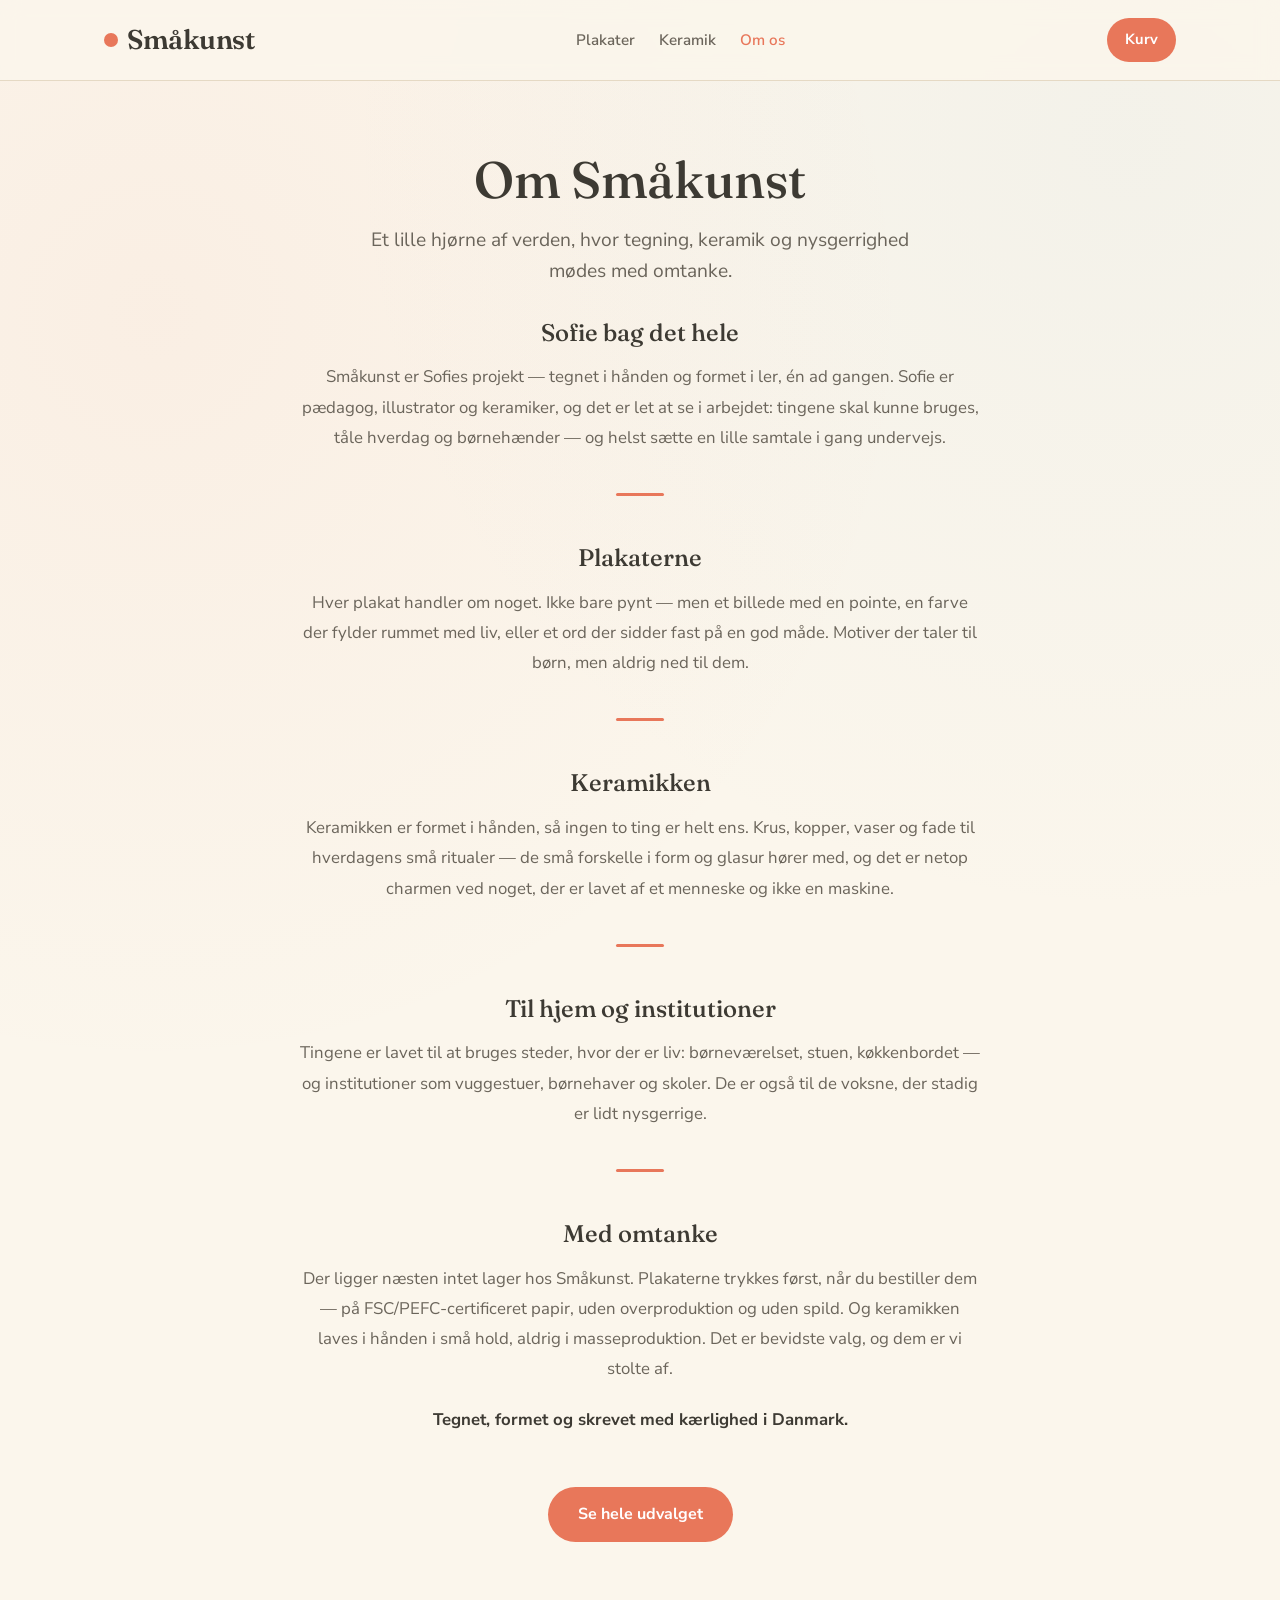
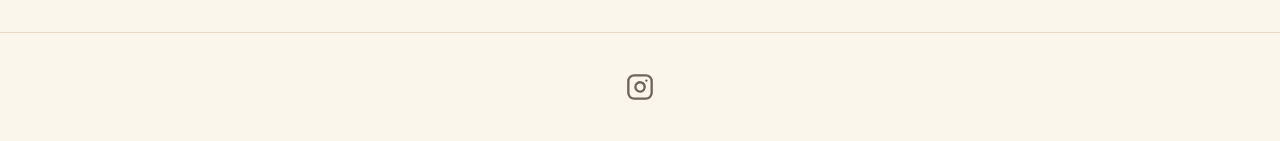
<file: about.html>
<!DOCTYPE html>
<html lang="da">
<head>
<meta charset="UTF-8">
<meta name="viewport" content="width=device-width, initial-scale=1.0">
<title>Om Småkunst — plakater og keramik fra Sofie</title>
<meta name="description" content="Historien bag Småkunst — Sofies farverige, illustrerede plakater og håndlavede keramik. Tegnet og formet med omtanke i Danmark.">

<meta property="og:title" content="Om Småkunst">
<meta property="og:description" content="Plakater og keramik, tegnet og formet med kærlighed i Danmark. Historien bag Sofies lille webshop.">
<meta property="og:type" content="website">
<meta property="og:locale" content="da_DK">

<link rel="icon" href="favicon.svg" type="image/svg+xml">
<link rel="preconnect" href="https://fonts.googleapis.com">
<link rel="preconnect" href="https://fonts.gstatic.com" crossorigin>
<link href="https://fonts.googleapis.com/css2?family=Fraunces:ital,opsz,wght@0,9..144,400;0,9..144,500;0,9..144,600;1,9..144,500&family=Nunito+Sans:wght@400;600;700&display=swap" rel="stylesheet">
<link rel="stylesheet" href="style.css">
</head>
<body>

<header class="site">
  <div class="site-inner">
    <a class="logo" href="index.html"><span class="dot"></span>Småkunst</a>
    <nav class="site-nav">
      <a href="plakater.html">Plakater</a>
      <a href="keramik.html">Keramik</a>
      <a href="about.html" class="active">Om os</a>
    </nav>
    <a class="cart-link" href="plakater.html#cart">
      Kurv <span class="badge" id="cartBadge" style="display:none;">0</span>
    </a>
  </div>
</header>

<main class="wrap">
  <section class="about-hero reveal">
    <h1>Om Småkunst</h1>
    <p class="lead">Et lille hjørne af verden, hvor tegning, keramik og nysgerrighed mødes med omtanke.</p>
  </section>

  <article class="prose reveal">
    <h2>Sofie bag det hele</h2>
    <p>
      Småkunst er Sofies projekt — tegnet i hånden og formet i ler, én ad gangen.
      Sofie er pædagog, illustrator og keramiker, og det er let at se i arbejdet:
      tingene skal kunne bruges, tåle hverdag og børnehænder — og helst sætte en lille
      samtale i gang undervejs.
    </p>

    <div class="divider"></div>

    <h2>Plakaterne</h2>
    <p>
      Hver plakat handler om noget. Ikke bare pynt — men et billede med en pointe,
      en farve der fylder rummet med liv, eller et ord der sidder fast på en god måde.
      Motiver der taler til børn, men aldrig ned til dem.
    </p>

    <div class="divider"></div>

    <h2>Keramikken</h2>
    <p>
      Keramikken er formet i hånden, så ingen to ting er helt ens. Krus, kopper, vaser
      og fade til hverdagens små ritualer — de små forskelle i form og glasur hører med,
      og det er netop charmen ved noget, der er lavet af et menneske og ikke en maskine.
    </p>

    <div class="divider"></div>

    <h2>Til hjem og institutioner</h2>
    <p>
      Tingene er lavet til at bruges steder, hvor der er liv: børneværelset, stuen,
      køkkenbordet — og institutioner som vuggestuer, børnehaver og skoler.
      De er også til de voksne, der stadig er lidt nysgerrige.
    </p>

    <div class="divider"></div>

    <h2>Med omtanke</h2>
    <p>
      Der ligger næsten intet lager hos Småkunst. Plakaterne trykkes først, når du
      bestiller dem — på FSC/PEFC-certificeret papir, uden overproduktion og uden spild.
      Og keramikken laves i hånden i små hold, aldrig i masseproduktion.
      Det er bevidste valg, og dem er vi stolte af.
    </p>
    <p>
      <strong>Tegnet, formet og skrevet med kærlighed i Danmark.</strong>
    </p>

    <a class="about-cta" href="index.html">Se hele udvalget</a>
  </article>
</main>

<footer class="site">
  <div class="wrap foot-inner">
    <a class="insta-link" href="https://www.instagram.com/sofies_smaakunst/" target="_blank" rel="noopener" aria-label="Småkunst på Instagram">
      <svg viewBox="0 0 24 24" fill="none" stroke="currentColor" stroke-width="2" stroke-linecap="round" stroke-linejoin="round" aria-hidden="true">
        <rect x="2" y="2" width="20" height="20" rx="5" ry="5"></rect>
        <path d="M16 11.37A4 4 0 1 1 12.63 8 4 4 0 0 1 16 11.37z"></path>
        <line x1="17.5" y1="6.5" x2="17.51" y2="6.5"></line>
      </svg>
    </a>
  </div>
</footer>

<script>
(function() {
  try {
    const cart = JSON.parse(localStorage.getItem('smaakunst_cart')) || {};
    const count = Object.values(cart).reduce((n, l) => n + l.qty, 0);
    const badge = document.getElementById('cartBadge');
    if (count > 0 && badge) { badge.textContent = count; badge.style.display = 'inline-flex'; }
  } catch(e) {}
})();
</script>
</body>
</html>
</file>
<file: style.css>
:root {
  --cream:      #FBF6EC;
  --cream-deep: #F4EAD7;
  --ink:        #3D3A33;
  --ink-soft:   #6B655B;
  --coral:      #E8775A;
  --coral-deep: #D85F43;
  --leaf:       #7C9A6E;
  --sky:        #8FB8C9;
  --line:       #E5D9C4;
  --radius:     18px;
  --shadow:     0 2px 8px rgba(61, 58, 51, 0.04), 0 14px 40px rgba(61, 58, 51, 0.06);
  --shadow-lift:0 4px 12px rgba(61, 58, 51, 0.05), 0 24px 56px rgba(61, 58, 51, 0.11);
}

* { box-sizing: border-box; margin: 0; padding: 0; }

body {
  font-family: 'Nunito Sans', system-ui, sans-serif;
  background: var(--cream);
  color: var(--ink);
  line-height: 1.6;
  -webkit-font-smoothing: antialiased;
  background-image:
    radial-gradient(circle at 12% 18%, rgba(232,119,90,0.06), transparent 42%),
    radial-gradient(circle at 88% 8%, rgba(143,184,201,0.07), transparent 40%);
  min-height: 100vh;
}

h1, h2, h3 { font-family: 'Fraunces', Georgia, serif; font-weight: 500; line-height: 1.15; }
a { color: inherit; text-decoration: none; }
.wrap { max-width: 1120px; margin: 0 auto; padding: 0 24px; }

/* Header */
header.site {
  position: sticky; top: 0; z-index: 50;
  background: rgba(251, 246, 236, 0.86);
  backdrop-filter: blur(10px);
  border-bottom: 1px solid var(--line);
}
.site-inner {
  display: flex; align-items: center; justify-content: space-between;
  padding: 18px 24px; max-width: 1120px; margin: 0 auto;
}
.logo { font-family: 'Fraunces', serif; font-size: 1.7rem; font-weight: 600;
        letter-spacing: -0.5px; display: flex; align-items: center; gap: 9px; cursor: pointer; }
.logo .dot { width: 14px; height: 14px; border-radius: 50%; background: var(--coral); display: inline-block; }
.site-nav { display: flex; align-items: center; gap: 24px; }
.site-nav a { font-weight: 600; font-size: 0.95rem; color: var(--ink-soft); transition: color .15s ease; }
.site-nav a:hover, .site-nav a.active { color: var(--coral); }
.cart-link {
  display: inline-flex; align-items: center; gap: 8px; background: var(--coral); color: #fff;
  padding: 10px 18px; border-radius: 100px; font-weight: 700; font-size: 0.92rem;
  transition: transform .15s ease, background .15s ease; border: none; cursor: pointer;
  font-family: inherit;
}
.cart-link:hover { background: var(--coral-deep); transform: translateY(-1px); }
.cart-link .badge {
  background: #fff; color: var(--coral-deep); border-radius: 100px; min-width: 22px; height: 22px;
  display: inline-flex; align-items: center; justify-content: center; font-size: 0.78rem; padding: 0 6px;
}

/* Hero */
.hero { padding: 70px 0 40px; text-align: center; }
.hero h1 { font-size: clamp(2.4rem, 5vw, 3.6rem); margin-bottom: 18px; }
.hero h1 em { font-style: italic; color: var(--coral); }
.hero p { max-width: 540px; margin: 0 auto; color: var(--ink-soft); font-size: 1.1rem; }
.hero .tag { display: inline-block; font-size: 0.82rem; font-weight: 700; letter-spacing: 1.5px;
             text-transform: uppercase; color: var(--leaf); margin-bottom: 18px; }

/* Grid */
.grid { display: grid; grid-template-columns: repeat(auto-fill, minmax(250px, 1fr));
        gap: 30px; padding: 30px 0 90px; }
.card { background: #fff; border-radius: 4px; overflow: hidden; box-shadow: var(--shadow);
        transition: transform .2s ease, box-shadow .2s ease; display: flex; flex-direction: column;
        cursor: pointer; text-align: left; border: none; font-family: inherit; padding: 0; }
.card:hover { transform: translateY(-5px); box-shadow: var(--shadow-lift); }
.card .thumb { aspect-ratio: 50/70; background: var(--cream-deep); display: flex; align-items: center;
               justify-content: center; overflow: hidden; }
.card .thumb img { width: 100%; height: 100%; object-fit: cover; }
.card .thumb .ph { color: var(--ink-soft); font-size: 0.85rem; }
.card .body { padding: 20px 22px 24px; flex: 1; display: flex; flex-direction: column; }
.card .body h3 { font-size: 1.25rem; margin-bottom: 6px; color: var(--ink); }
.card .body .price { color: var(--coral-deep); font-weight: 700; margin-top: auto; }
.card .body .price small { color: var(--ink-soft); font-weight: 600; }

/* Detail */
.detail { display: grid; grid-template-columns: 1fr 1fr; gap: 56px; padding: 16px 0 90px; align-items: start; }
.detail .imgcol { background: #fff; border-radius: 4px; overflow: hidden; box-shadow: var(--shadow);
                  aspect-ratio: 50/70; display: flex; align-items: center; justify-content: center; }
.detail .imgcol img { width: 100%; height: 100%; object-fit: cover; }
.detail .imgcol.zoomable { cursor: zoom-in; }
.detail .imgcol .ph { color: var(--ink-soft); }

/* Lightbox */
.lightbox { position: fixed; inset: 0; z-index: 100; display: none; align-items: center; justify-content: center;
            background: rgba(61, 58, 51, 0.86); backdrop-filter: blur(4px); padding: 32px; cursor: zoom-out;
            animation: fade .2s ease; }
.lightbox.open { display: flex; }
.lightbox img { max-width: 100%; max-height: 100%; border-radius: 4px; box-shadow: var(--shadow-lift);
                cursor: default; }
.lightbox .lb-close { position: absolute; top: 20px; right: 24px; background: rgba(255,255,255,0.92); color: var(--ink);
                      border: none; width: 44px; height: 44px; border-radius: 50%; font-size: 1.4rem; cursor: pointer;
                      display: flex; align-items: center; justify-content: center; line-height: 1;
                      transition: background .15s ease, transform .15s ease; }
.lightbox .lb-close:hover { background: #fff; transform: scale(1.05); }
@keyframes fade { from { opacity: 0; } to { opacity: 1; } }
.detail h1 { font-size: 2.4rem; margin-bottom: 16px; }
.detail .desc { color: var(--ink-soft); font-size: 1.08rem; margin-bottom: 28px; white-space: pre-line; }
.detail .price-now { font-size: 1.6rem; color: var(--coral-deep); font-weight: 700; margin-bottom: 22px; }

.sizes { display: flex; flex-wrap: wrap; gap: 10px; margin-bottom: 26px; }
.size-opt { border: 1.5px solid var(--line); background: #fff; border-radius: 12px; padding: 12px 16px;
            cursor: pointer; transition: all .15s ease; font-family: inherit; font-size: 0.95rem;
            color: var(--ink); display: flex; flex-direction: column; gap: 2px; min-width: 100px; text-align: left; }
.size-opt:hover { border-color: var(--coral); }
.size-opt.active { border-color: var(--coral); background: #FDEFE9; }
.size-opt .s-size { font-weight: 700; }
.size-opt .s-price { font-size: 0.85rem; color: var(--ink-soft); }

.btn { background: var(--coral); color: #fff; border: none; cursor: pointer; font-family: 'Nunito Sans', sans-serif;
       font-weight: 700; font-size: 1rem; padding: 15px 30px; border-radius: 100px;
       transition: background .15s ease, transform .15s ease; }
.btn:hover { background: var(--coral-deep); transform: translateY(-1px); }
.btn:disabled { opacity: .5; cursor: not-allowed; transform: none; }
.btn.full { width: 100%; }
.btn.ghost { background: transparent; color: var(--coral-deep); border: 1.5px solid var(--coral); }
.btn.ghost:hover { background: #FDEFE9; }

.back { display: inline-flex; align-items: center; gap: 6px; color: var(--ink-soft); font-weight: 600;
        margin: 24px 0 8px; font-size: 0.95rem; cursor: pointer; background: none; border: none; font-family: inherit; }
.back:hover { color: var(--coral-deep); }

.note-eco { margin-top: 24px; padding: 16px 18px; background: #fff; border-radius: 14px; border: 1px solid var(--line);
            color: var(--ink-soft); font-size: 0.92rem; display: flex; gap: 10px; align-items: flex-start; }
.note-eco .leaf { color: var(--leaf); font-size: 1.1rem; }

/* Panels / cart */
.panel { background: #fff; border-radius: var(--radius); box-shadow: var(--shadow); padding: 30px 32px; margin: 20px 0 90px; }
.panel h1 { font-size: 2rem; margin-bottom: 24px; }
.cart-row { display: flex; gap: 18px; align-items: center; padding: 18px 0; border-bottom: 1px solid var(--line); }
.cart-row:last-of-type { border-bottom: none; }
.cart-row .ci-img { width: 72px; height: 90px; border-radius: 10px; object-fit: cover; background: var(--cream-deep); flex-shrink: 0; }
.cart-row .ci-info { flex: 1; }
.cart-row .ci-info h3 { font-size: 1.15rem; }
.cart-row .ci-info .ci-size { color: var(--ink-soft); font-size: 0.9rem; }
.cart-row .ci-price { font-weight: 700; color: var(--coral-deep); white-space: nowrap; }
.qty { display: inline-flex; align-items: center; gap: 8px; margin-top: 10px; }
.qty input { width: 54px; padding: 7px; text-align: center; border: 1.5px solid var(--line); border-radius: 8px;
             font-family: inherit; font-size: 0.95rem; }
.remove { background: none; border: none; color: var(--ink-soft); cursor: pointer; font-size: 0.85rem;
          text-decoration: underline; margin-top: 8px; font-family: inherit; }
.remove:hover { color: var(--coral-deep); }
.cart-total { display: flex; justify-content: space-between; align-items: center; margin-top: 24px;
              padding-top: 20px; border-top: 2px solid var(--line); }
.cart-total .lbl { font-family: 'Fraunces', serif; font-size: 1.4rem; }
.cart-total .amt { font-size: 1.5rem; font-weight: 700; color: var(--coral-deep); }

.empty { text-align: center; padding: 50px 20px; color: var(--ink-soft); }
.empty h2 { font-size: 1.6rem; margin-bottom: 12px; color: var(--ink); }

.field { margin-bottom: 18px; }
.field label { display: block; font-weight: 700; margin-bottom: 6px; font-size: 0.95rem; }
.field input, .field textarea { width: 100%; padding: 13px 15px; border: 1.5px solid var(--line); border-radius: 12px;
                                 font-family: inherit; font-size: 1rem; background: var(--cream); color: var(--ink); }
.field input:focus, .field textarea:focus { outline: none; border-color: var(--coral); background: #fff; }
.field textarea { min-height: 90px; resize: vertical; }

.errors { background: #FDEFE9; border: 1px solid var(--coral); border-radius: 12px; padding: 14px 18px;
          margin-bottom: 20px; color: var(--coral-deep); }
.errors ul { margin-left: 18px; }

.layout-2 { display: grid; grid-template-columns: 1.3fr 1fr; gap: 40px; align-items: start; }

footer.site { border-top: 1px solid var(--line); padding: 40px 0; color: var(--ink-soft); font-size: 0.9rem; }
.foot-inner { display: flex; justify-content: center; align-items: center; }
.insta-link { display: inline-flex; align-items: center; justify-content: center; color: var(--ink-soft);
              transition: color .15s ease, transform .15s ease; }
.insta-link:hover { color: var(--coral); transform: translateY(-1px); }
.insta-link svg { width: 28px; height: 28px; display: block; }

/* Loading + states */
.loading, .data-warn { text-align: center; padding: 60px 20px; color: var(--ink-soft); }
.spinner { width: 34px; height: 34px; border: 3px solid var(--cream-deep); border-top-color: var(--coral);
           border-radius: 50%; margin: 0 auto 16px; animation: spin .8s linear infinite; }
@keyframes spin { to { transform: rotate(360deg); } }
.data-warn { background: #FDEFE9; border: 1px solid var(--coral); border-radius: 14px; color: var(--coral-deep);
             max-width: 560px; margin: 40px auto; }

.reveal { animation: rise .5s ease backwards; }
@keyframes rise { from { opacity: 0; transform: translateY(14px); } to { opacity: 1; transform: none; } }

/* Landing page — category showcase rows */
.cat-section { padding: 10px 0 40px; }
.cat-head { display: flex; align-items: baseline; justify-content: space-between; gap: 16px;
            margin-bottom: 20px; }
.cat-head h2 { font-size: 1.7rem; }
.cat-seeall { font-weight: 700; color: var(--coral-deep); white-space: nowrap; font-size: 0.95rem;
              transition: color .15s ease; }
.cat-seeall:hover { color: var(--coral); }
.showcase { display: grid; grid-auto-flow: column; grid-auto-columns: minmax(220px, 1fr);
            gap: 24px; overflow-x: auto; padding-bottom: 10px; scroll-snap-type: x proximity; }
.showcase .card { scroll-snap-align: start; }
.showcase-empty { color: var(--ink-soft); font-size: 1rem; padding: 8px 0 16px; }

@media (max-width: 560px) {
  .showcase { grid-auto-columns: minmax(160px, 70%); gap: 16px; }
}

/* About page */
.about-hero { padding: 70px 0 24px; text-align: center; }
.about-hero h1 { font-size: clamp(2.2rem, 5vw, 3.2rem); margin-bottom: 16px; }
.about-hero .lead { font-size: 1.2rem; color: var(--ink-soft); max-width: 560px; margin: 0 auto; line-height: 1.6; }
.prose { max-width: 680px; margin: 0 auto; padding-bottom: 90px; text-align: center; }
.prose p { color: var(--ink-soft); font-size: 1.05rem; line-height: 1.8; margin-bottom: 20px; }
.prose h2 { font-size: 1.5rem; margin: 48px 0 16px; color: var(--ink); }
.prose > h2:first-child { margin-top: 8px; }
.prose strong { color: var(--ink); font-weight: 700; }
.divider { width: 48px; height: 3px; background: var(--coral); border-radius: 3px; margin: 40px auto; }
.about-cta { display: inline-flex; align-items: center; gap: 8px; background: var(--coral); color: #fff;
             padding: 15px 30px; border-radius: 100px; font-weight: 700; font-size: 1rem;
             transition: background .15s ease, transform .15s ease; margin-top: 32px; }
.about-cta:hover { background: var(--coral-deep); transform: translateY(-1px); }

@media (max-width: 760px) {
  .detail, .layout-2 { grid-template-columns: 1fr; gap: 30px; }
  .hero { padding: 46px 0 24px; }
  .cart-row { flex-wrap: wrap; }
  .site-nav { gap: 16px; }
  .site-nav a { font-size: 0.88rem; }
}
</file>
